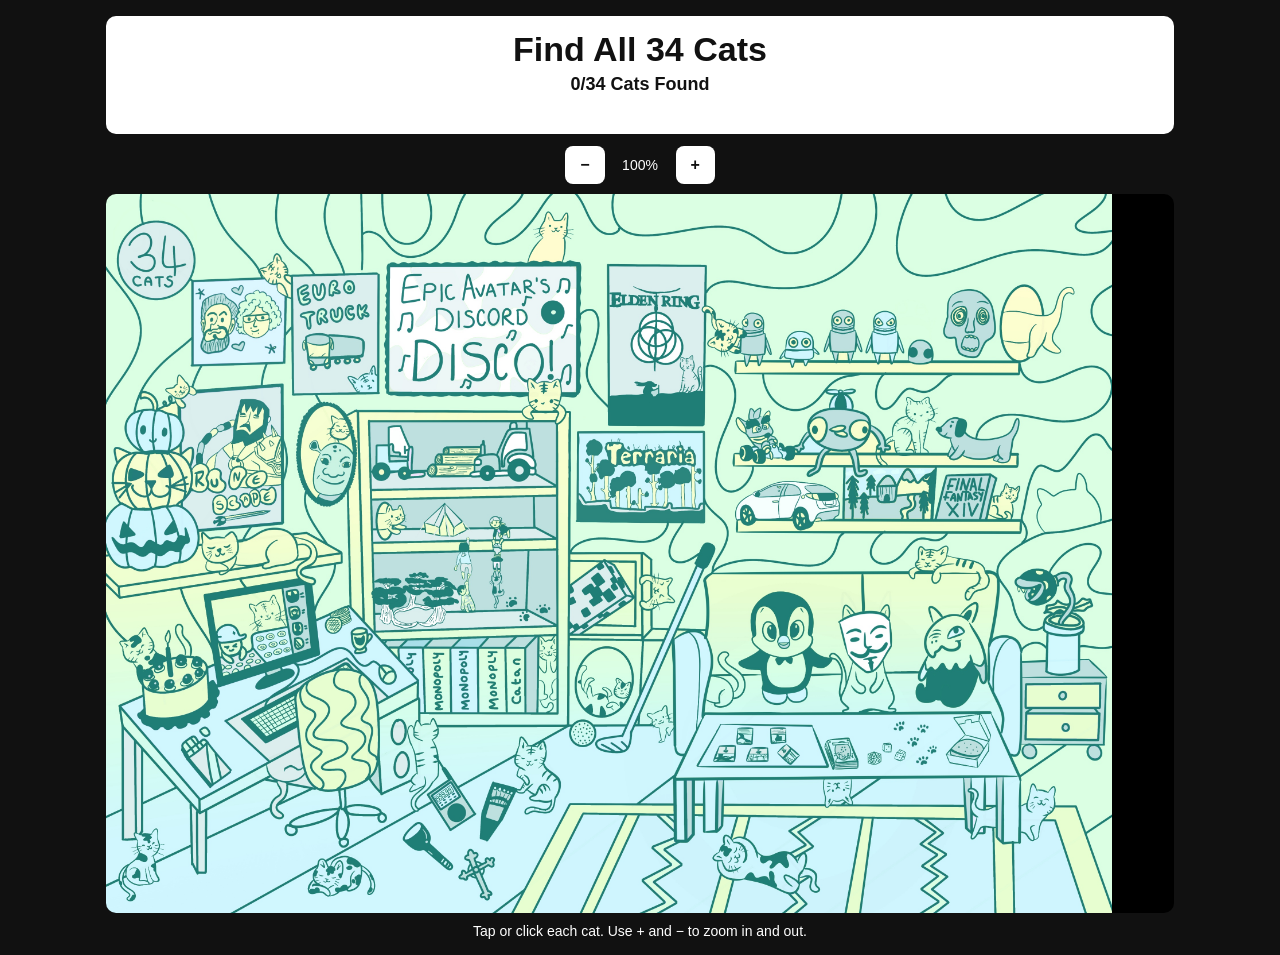
<file: cat-game/index.html>
<!doctype html>
<html lang="en">
<head>
<meta charset="utf-8">
<meta name="viewport" content="width=device-width,initial-scale=1,maximum-scale=5">
<meta name="robots" content="noindex,nofollow,noarchive">
<title>Find All 34 Cats</title>
<style>
:root{--purple:#8b3fd1;--bg:#111}*{box-sizing:border-box}html,body{margin:0;min-height:100%;background:var(--bg);font-family:Arial,Helvetica,sans-serif}body{color:#111;display:flex;justify-content:center}.page{width:min(1100px,100%);padding:16px}header{background:#fff;padding:14px 16px;text-align:center;position:sticky;top:0;z-index:20;border-radius:10px;margin-bottom:12px}h1{font-size:clamp(22px,4vw,34px);margin:0 0 5px;font-weight:800}#counter{font-size:18px;font-weight:700}#message{margin-top:6px;font-weight:800;color:var(--purple);min-height:1.2em}.controls{display:flex;justify-content:center;gap:8px;margin:10px 0}button{border:0;border-radius:8px;padding:10px 15px;font-size:16px;font-weight:700;cursor:pointer;background:#fff;color:#111;touch-action:manipulation}button:active{transform:scale(.98)}#zoomLevel{align-self:center;color:#fff;font-size:14px;min-width:55px;text-align:center}.viewport{width:100%;overflow:auto;max-height:calc(100vh - 170px);background:#000;border-radius:10px;-webkit-overflow-scrolling:touch;overscroll-behavior:contain}.stage{position:relative;width:1006px;height:719px;transform-origin:top left}.stage img.main{position:absolute;inset:0;width:1006px;height:719px;display:block;user-select:none;-webkit-user-drag:none}.hotspot{position:absolute;padding:0;margin:0;border:0;background:transparent;cursor:pointer;z-index:5;outline:none;border-radius:3px}.hotspot.found{pointer-events:none}.hotspot:focus-visible{outline:none}.cat-reveal{position:absolute;left:0;top:0;width:1006px;height:719px;pointer-events:none;z-index:4}.instructions{color:#fff;text-align:center;font-size:14px;margin:10px 0 0}@media (max-width:600px){.page{padding:8px}.controls{margin:8px 0}.viewport{max-height:calc(100vh - 150px)}button{padding:9px 13px}}
</style>
</head>
<body>
<main class="page">
<header><h1>Find All 34 Cats</h1><div id="counter">0/34 Cats Found</div><div id="message" aria-live="polite"></div></header>
<div class="controls" aria-label="Zoom controls"><button type="button" id="zoomOut" aria-label="Zoom out">−</button><span id="zoomLevel">100%</span><button type="button" id="zoomIn" aria-label="Zoom in">+</button></div>
<div class="viewport" id="viewport"><div class="stage" id="stage">
<img class="main" src="cat-background.jpg" width="1006" height="719" alt="Hidden cat puzzle">
<button class="hotspot" data-cat="1" style="left:413px;top:17px;width:46px;height:56px" aria-label="Cat 1"></button><button class="hotspot" data-cat="2" style="left:148px;top:58px;width:38px;height:50px" aria-label="Cat 2"></button><button class="hotspot" data-cat="3" style="left:878px;top:90px;width:77px;height:74px" aria-label="Cat 3"></button><button class="hotspot" data-cat="4" style="left:584px;top:109px;width:49px;height:52px" aria-label="Cat 4"></button><button class="hotspot" data-cat="5" style="left:561px;top:158px;width:30px;height:42px" aria-label="Cat 5"></button><button class="hotspot" data-cat="6" style="left:237px;top:167px;width:34px;height:32px" aria-label="Cat 6"></button><button class="hotspot" data-cat="7" style="left:47px;top:176px;width:36px;height:38px" aria-label="Cat 7"></button><button class="hotspot" data-cat="8" style="left:407px;top:179px;width:50px;height:51px" aria-label="Cat 8"></button><button class="hotspot" data-cat="9" style="left:775px;top:195px;width:53px;height:62px" aria-label="Cat 9"></button><button class="hotspot" data-cat="10" style="left:218px;top:215px;width:29px;height:41px" aria-label="Cat 10"></button><button class="hotspot" data-cat="11" style="left:0;top:245px;width:81px;height:67px" aria-label="Cat 11"></button><button class="hotspot" data-cat="12" style="left:923px;top:272px;width:69px;height:63px" aria-label="Cat 12"></button><button class="hotspot" data-cat="13" style="left:867px;top:279px;width:46px;height:46px" aria-label="Cat 13"></button><button class="hotspot" data-cat="14" style="left:260px;top:303px;width:36px;height:34px" aria-label="Cat 14"></button><button class="hotspot" data-cat="15" style="left:83px;top:325px;width:119px;height:61px" aria-label="Cat 15"></button><button class="hotspot" data-cat="16" style="left:787px;top:342px;width:85px;height:59px" aria-label="Cat 16"></button><button class="hotspot" data-cat="17" style="left:377px;top:368px;width:19px;height:40px" aria-label="Cat 17"></button><button class="hotspot" data-cat="18" style="left:523px;top:371px;width:41px;height:41px" aria-label="Cat 18"></button><button class="hotspot" data-cat="19" style="left:129px;top:390px;width:42px;height:41px" aria-label="Cat 19"></button><button class="hotspot" data-cat="20" style="left:710px;top:400px;width:71px;height:113px" aria-label="Cat 20"></button><button class="hotspot" data-cat="21" style="left:2px;top:422px;width:51px;height:53px" aria-label="Cat 21"></button><button class="hotspot" data-cat="22" style="left:424px;top:431px;width:23px;height:79px" aria-label="Cat 22"></button><button class="hotspot" data-cat="23" style="left:588px;top:445px;width:44px;height:59px" aria-label="Cat 23"></button><button class="hotspot" data-cat="24" style="left:461px;top:458px;width:58px;height:55px" aria-label="Cat 24"></button><button class="hotspot" data-cat="25" style="left:526px;top:493px;width:42px;height:50px" aria-label="Cat 25"></button><button class="hotspot" data-cat="26" style="left:295px;top:512px;width:36px;height:95px" aria-label="Cat 26"></button><button class="hotspot" data-cat="27" style="left:407px;top:535px;width:38px;height:67px" aria-label="Cat 27"></button><button class="hotspot" data-cat="28" style="left:145px;top:537px;width:44px;height:75px" aria-label="Cat 28"></button><button class="hotspot" data-cat="29" style="left:691px;top:558px;width:58px;height:58px" aria-label="Cat 29"></button><button class="hotspot" data-cat="30" style="left:833px;top:579px;width:150px;height:60px" aria-label="Cat 30"></button><button class="hotspot" data-cat="32" style="left:12px;top:618px;width:44px;height:75px" aria-label="Cat 32"></button><button class="hotspot" data-cat="33" style="left:595px;top:624px;width:110px;height:62px" aria-label="Cat 33"></button><button class="hotspot" data-cat="34" style="left:187px;top:654px;width:71px;height:44px" aria-label="Cat 34"></button><button class="hotspot" data-cat="31" style="left:240px;top:415px;width:42px;height:50px" aria-label="Cat 31"></button>
</div></div>
<p class="instructions">Tap or click each cat. Use + and − to zoom in and out.</p>
<audio id="meow" preload="auto"><source src="cat-meow.mp3" type="audio/mpeg"></audio>
</main>
<script>
(()=>{
const TOTAL=34,hotspots=[...document.querySelectorAll('.hotspot')],counter=document.getElementById('counter'),message=document.getElementById('message'),meow=document.getElementById('meow'),stage=document.getElementById('stage'),zoomLevel=document.getElementById('zoomLevel');
let found=0,zoom=1;
const maskFiles=['cat above disco sign.png','cat behind cake.png','cat behind square on shelf on right.png','cat behind the sofa next to golf club.png','cat climbing up desk.png','cat coming out of circle on bookcase next to tent.png','cat hanging near pawprints on bookshelf.png','cat hiding in sofa arm next to penguin.png','cat hiding on computer chair.png','cat in computer screen.png','cat in elden ring photo.png','cat in mask.png','cat in shrek photo.png','cat in truck photo at the bottom of the photo.png','cat laying on back of sofa.png','cat laying on rug on the floor.png','cat laying on shelf above pc screen.png','cat licking paw.png','cat near creeper.png','cat near to picture of people.png','cat next to catan board game.png','cat next to dacshund.png','cat next to repo character.png','cat on bookcase near disco sign.png','cat on picture corner above pumpkins.png','cat sitting on floor bottom left.png','cat sleeping on floor near torch.png','cat top right.png','cat with just head sticking out from under table.png','laying in circle cat.png','mug cat test.png','pumpkin cat.png','table leg cat.png','wall head cat.png'];
const masks=maskFiles.map(name=>({name,loaded:false,ctx:null}));
const remaining=new Set(masks.map((_,i)=>i));
function path(name){return './'+name.split('/').map(encodeURIComponent).join('/')}
function loadMask(mask){return new Promise(resolve=>{const img=new Image();img.onload=()=>{const canvas=document.createElement('canvas');canvas.width=1006;canvas.height=719;const ctx=canvas.getContext('2d',{willReadFrequently:true});ctx.drawImage(img,0,0,1006,719);mask.ctx=ctx;mask.loaded=true;resolve()};img.onerror=()=>resolve();img.src=path(mask.name)})}
const masksReady=Promise.all(masks.map(loadMask));
function purplePixel(r,g,b,a){if(a<20)return false;return b>150&&g<190&&b>r*1.05&&b>g*1.15}
function scoreMask(mask,x,y,w,h){if(!mask.loaded)return 0;const sx=Math.max(0,Math.floor(x)),sy=Math.max(0,Math.floor(y)),ex=Math.min(1006,Math.ceil(x+w)),ey=Math.min(719,Math.ceil(y+h));if(ex<=sx||ey<=sy)return 0;const d=mask.ctx.getImageData(sx,sy,ex-sx,ey-sy).data;let score=0;for(let i=0;i<d.length;i+=4)if(purplePixel(d[i],d[i+1],d[i+2],d[i+3]))score++;return score}
function chooseMask(button){const x=parseFloat(button.style.left),y=parseFloat(button.style.top),w=parseFloat(button.style.width),h=parseFloat(button.style.height);let best=-1,bestScore=0;for(const i of remaining){const s=scoreMask(masks[i],x,y,w,h);if(s>bestScore){bestScore=s;best=i}}return best}
function showMask(mask){const img=document.createElement('img');img.className='cat-reveal';img.src=path(mask.name);img.width=1006;img.height=719;img.alt='';stage.appendChild(img)}
async function revealCat(button){if(button.classList.contains('found'))return;await masksReady;const maskIndex=chooseMask(button);if(maskIndex<0)return;remaining.delete(maskIndex);button.classList.add('found');found++;counter.textContent=`${found}/${TOTAL} Cats Found`;showMask(masks[maskIndex]);try{meow.currentTime=0;const p=meow.play();if(p)p.catch(()=>{})}catch(_){}if(found===TOTAL)message.textContent='You found all 34 cats!'}
hotspots.forEach(h=>h.addEventListener('click',()=>revealCat(h)));
function setZoom(next){zoom=Math.max(.5,Math.min(3,next));stage.style.transform=`scale(${zoom})`;stage.style.marginRight=`${1006*(zoom-1)}px`;stage.style.marginBottom=`${719*(zoom-1)}px`;zoomLevel.textContent=`${Math.round(zoom*100)}%`}
document.getElementById('zoomIn').addEventListener('click',()=>setZoom(zoom+.25));document.getElementById('zoomOut').addEventListener('click',()=>setZoom(zoom-.25));
})();
</script>
</body>
</html>
</file>
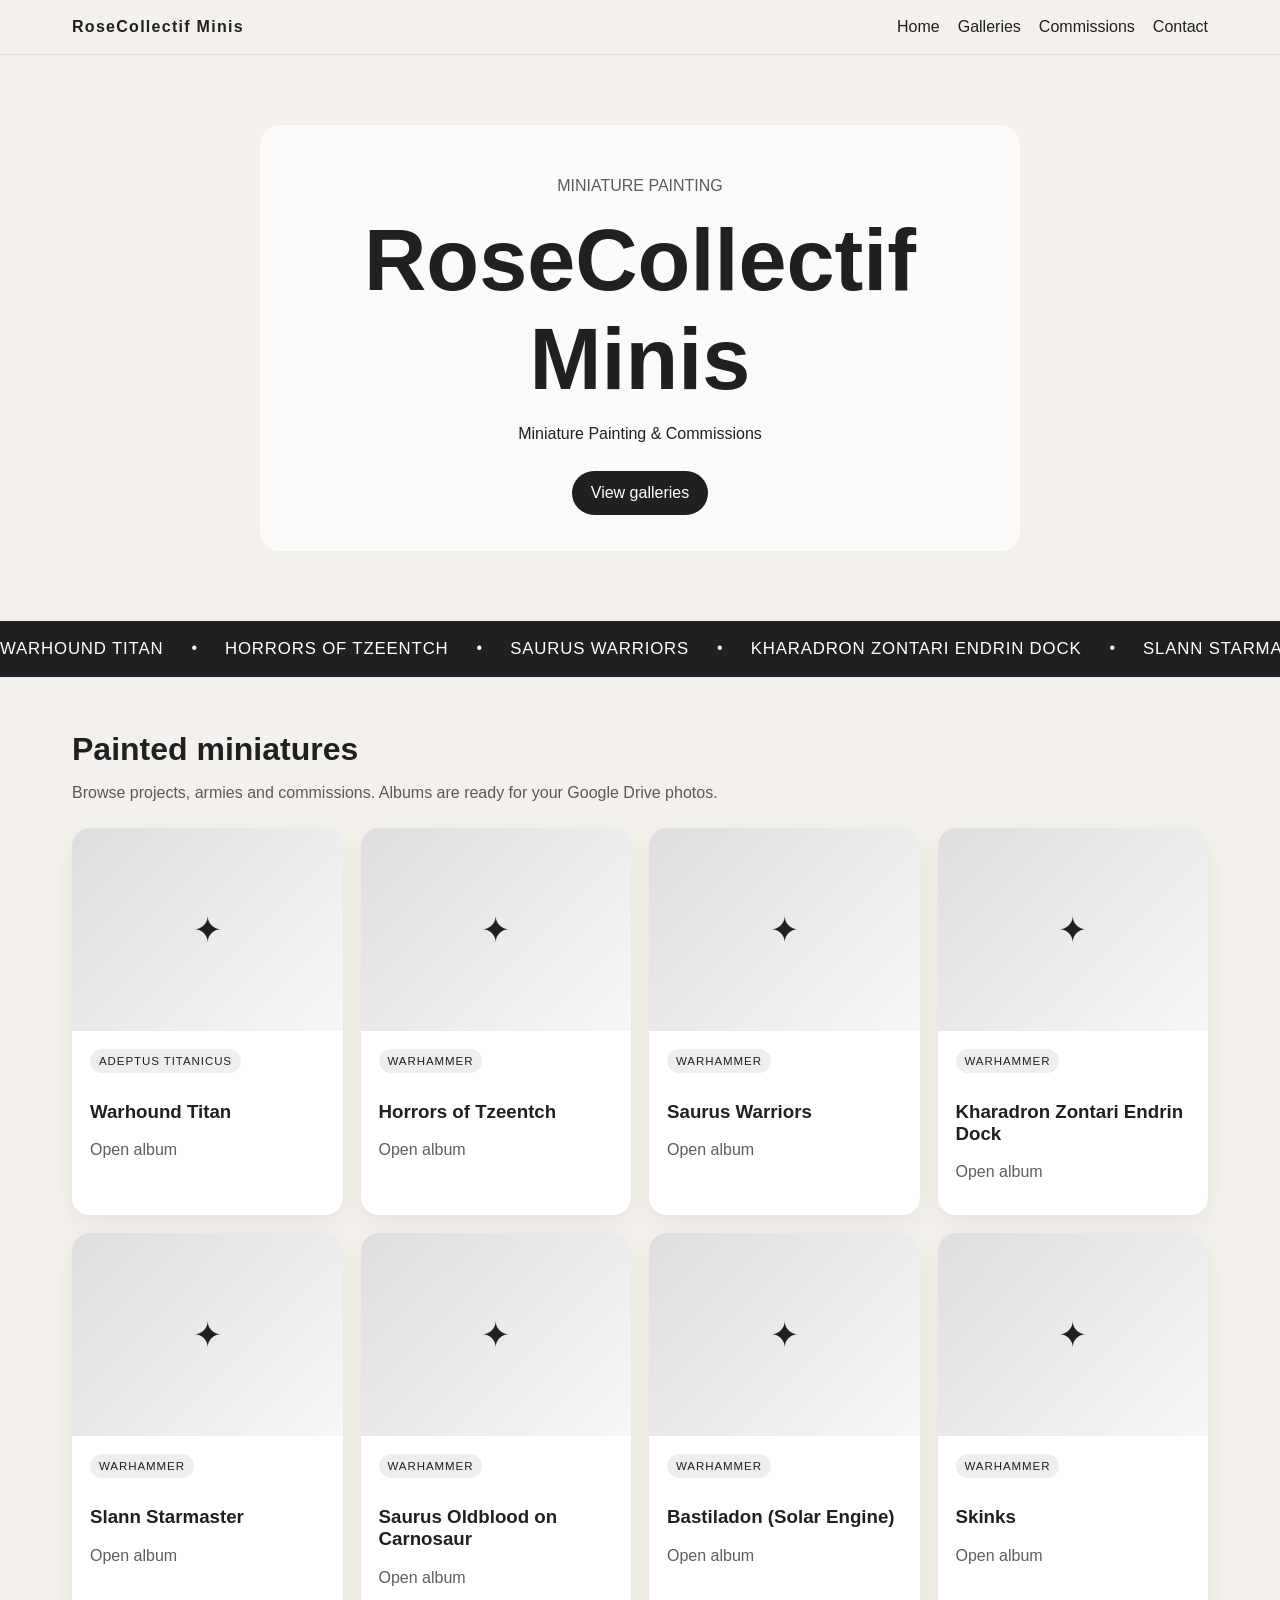
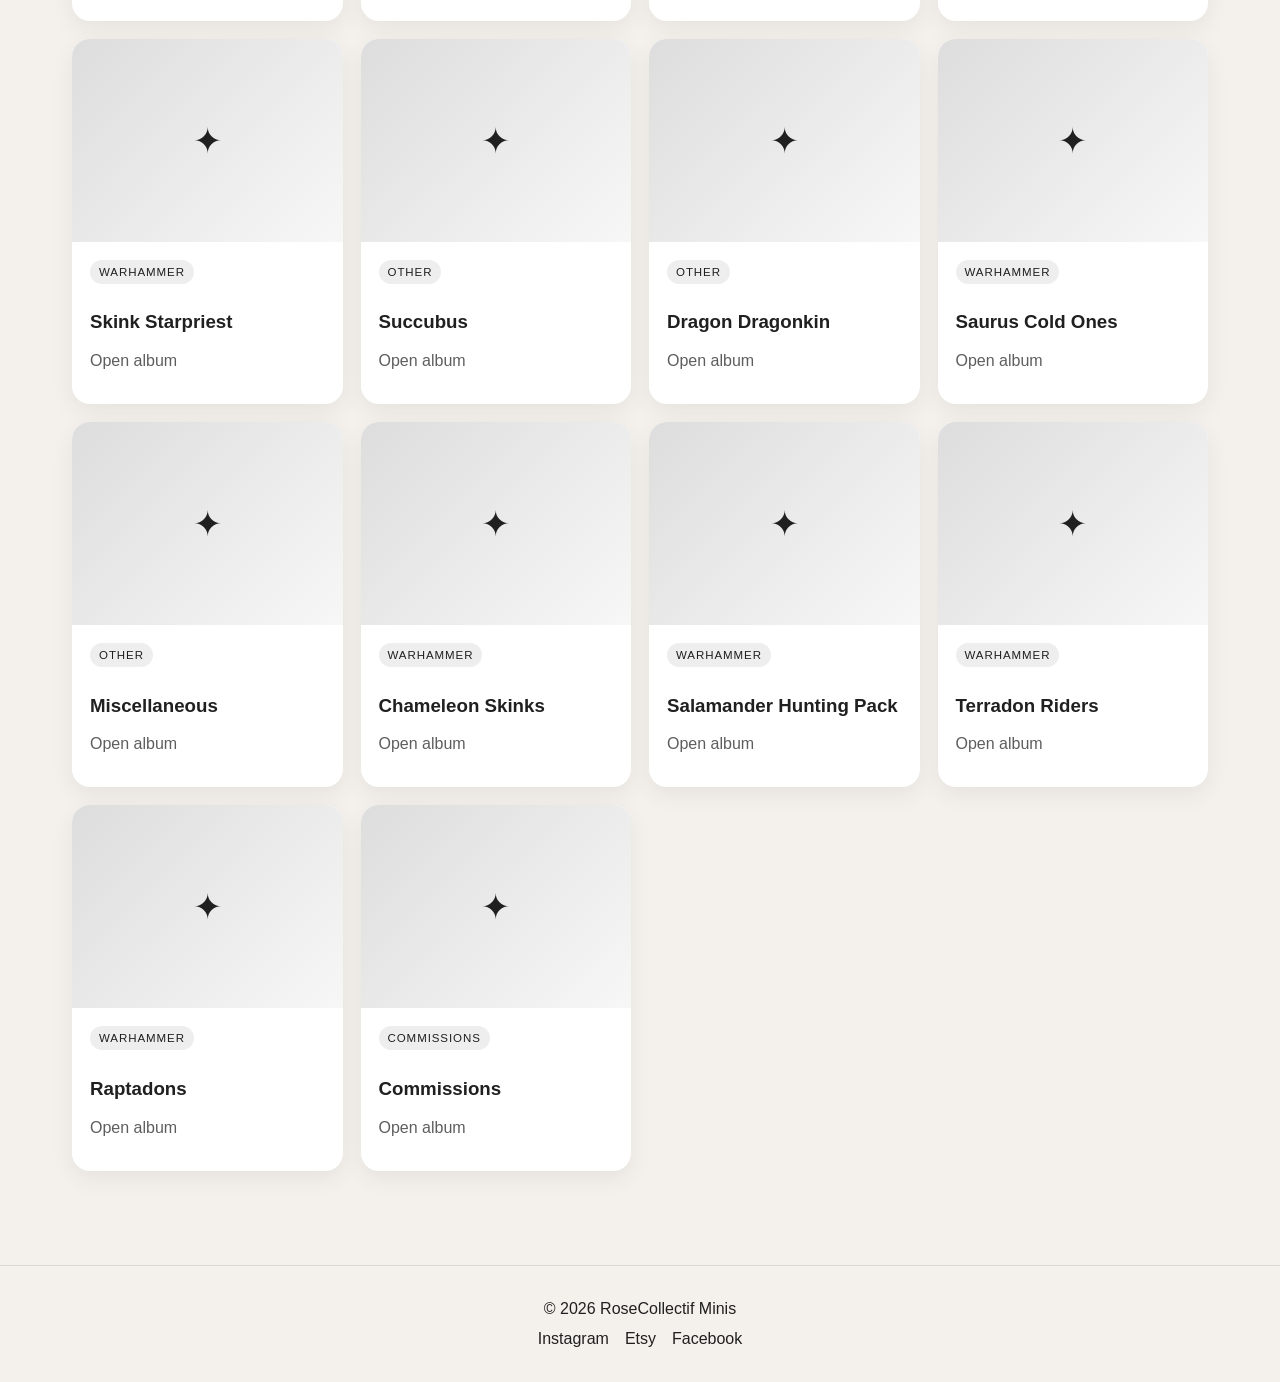
<file: rosecollectif-minis-site/index.html>
<!doctype html><html><head><meta charset="utf-8"><meta name="viewport" content="width=device-width,initial-scale=1"><title>RoseCollectif Minis</title><link rel="stylesheet" href="assets/style.css"></head><body><header><nav><a class="brand" href="index.html" data-site-name></a><div class="navlinks"><a href="index.html">Home</a><a href="galleries.html">Galleries</a><a href="commissions.html">Commissions</a><a href="contact.html">Contact</a></div></nav></header><section class="hero" id="hero"><div class="hero-inner"><p class="muted">MINIATURE PAINTING</p><h1 data-site-name></h1><p id="tagline">Miniature Painting & Commissions</p><a class="button" href="galleries.html">View galleries</a></div></section><div class="ticker"><div id="ticker"></div></div><main class="wrap"><h2 class="section-title">Painted miniatures</h2><p class="muted">Browse projects, armies and commissions. Albums are ready for your Google Drive photos.</p><div id="album-grid" class="grid"></div></main><footer>© 2026 <span data-site-name></span><div class="socials"><a data-social="instagram" target="_blank">Instagram</a><a data-social="etsy" target="_blank">Etsy</a><a data-social="facebook" target="_blank">Facebook</a></div></footer><script src="site-data.js"></script><script src="assets/site.js"></script><script>document.addEventListener('DOMContentLoaded',()=>{if(SITE_DATA.appearance.heroImage)document.querySelector('#hero').style.backgroundImage=`url('${SITE_DATA.appearance.heroImage}')`})</script></body></html>
</file>
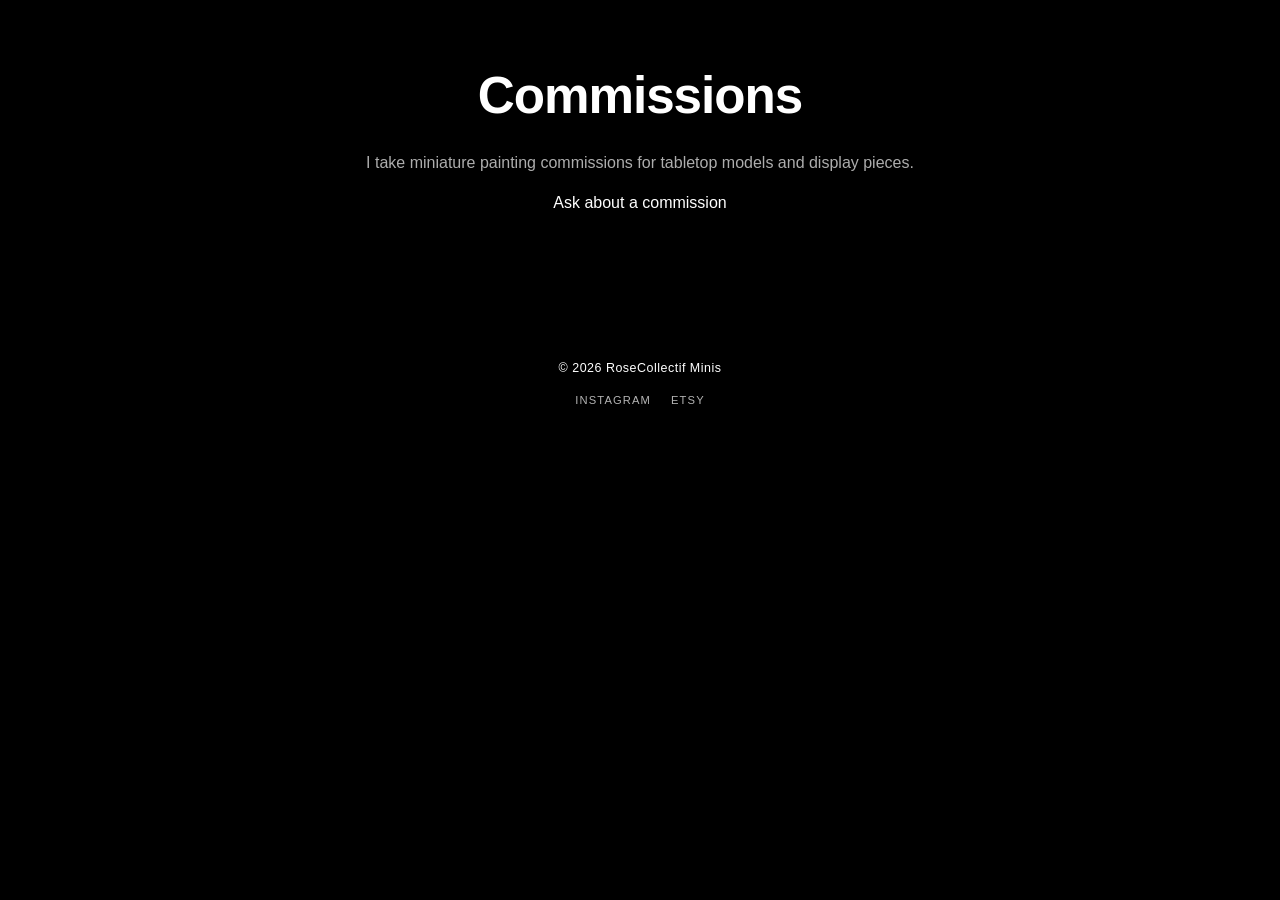
<file: commissions.html>
<!doctype html>
<html><head><meta charset="utf-8"><meta name="viewport" content="width=device-width,initial-scale=1"><title>Commissions | RoseCollectif Minis</title><link rel="stylesheet" href="assets/style.css?v=15"></head>
<body><header><nav><a class="brand" href="index.html" data-site-name></a><div class="navlinks"><a href="index.html">Home</a><a href="galleries.html">Galleries</a><a href="commissions.html">Commissions</a><a href="contact.html">Contact</a></div></nav></header>
<main class="wrap"><div class="section-heading"><h1 class="section-title">Commissions</h1><p class="muted">I take miniature painting commissions for tabletop models and display pieces.</p><a class="button" href="contact.html">Ask about a commission</a></div></main>
<footer>© 2026 <span data-site-name></span><div class="socials"><a data-social="instagram" target="_blank" rel="noopener">Instagram</a><a data-social="etsy" target="_blank" rel="noopener">Etsy</a></div></footer><script src="site-data.js?v=15"></script><script src="assets/site.js?v=15"></script></body></html>
</file>
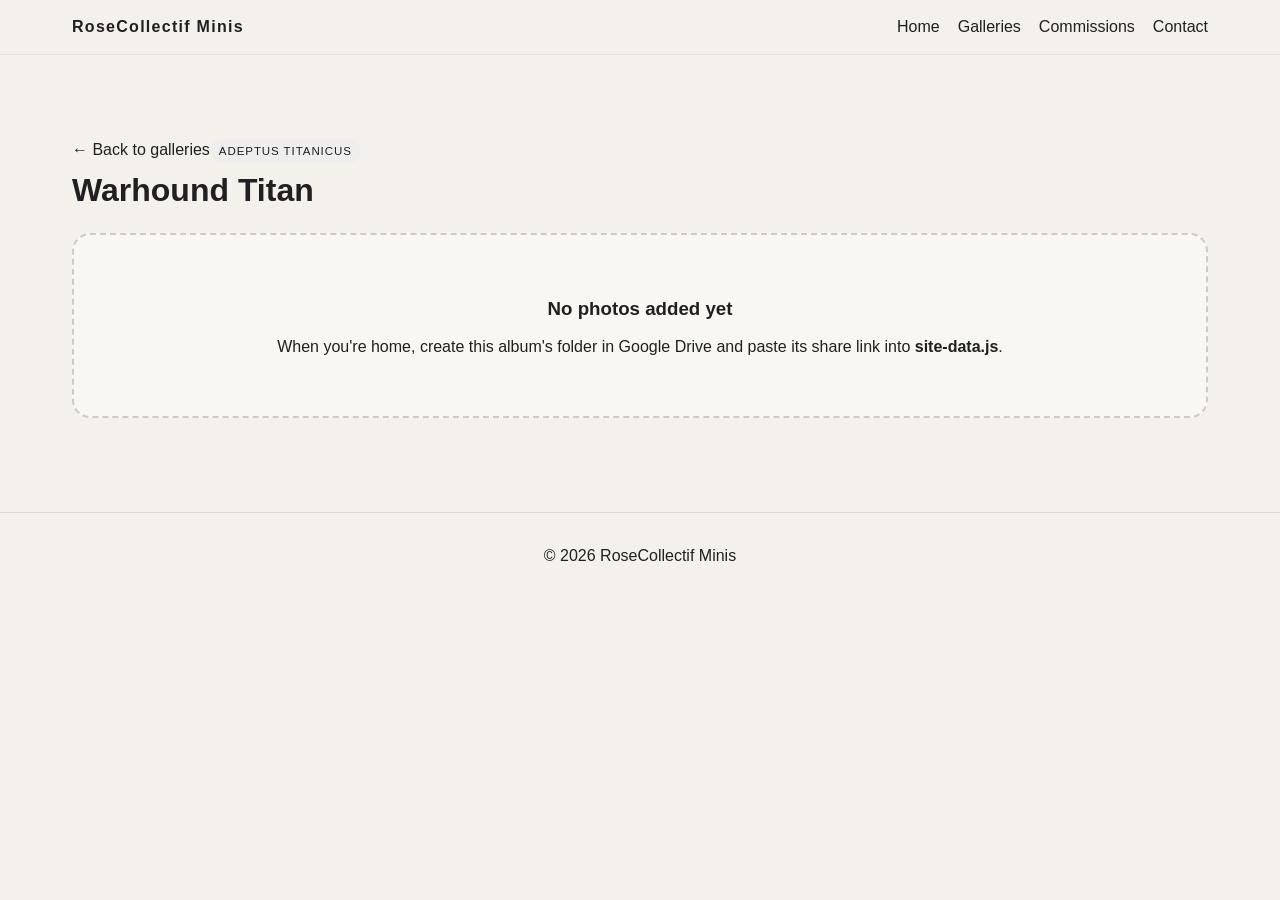
<file: rosecollectif-minis-site/album.html>
<!doctype html><html><head><meta charset="utf-8"><meta name="viewport" content="width=device-width,initial-scale=1"><title>Album | RoseCollectif Minis</title><link rel="stylesheet" href="assets/style.css"></head><body><header><nav><a class="brand" href="index.html" data-site-name></a><div class="navlinks"><a href="index.html">Home</a><a href="galleries.html">Galleries</a><a href="commissions.html">Commissions</a><a href="contact.html">Contact</a></div></nav></header><main class="wrap"><a href="galleries.html">← Back to galleries</a><p class="badge" id="album-category" style="margin-top:30px"></p><h1 class="section-title" id="album-title"></h1><div id="album-view" style="margin-top:24px"></div></main><footer>© 2026 <span data-site-name></span></footer><script src="site-data.js"></script><script src="assets/site.js"></script></body></html>
</file>
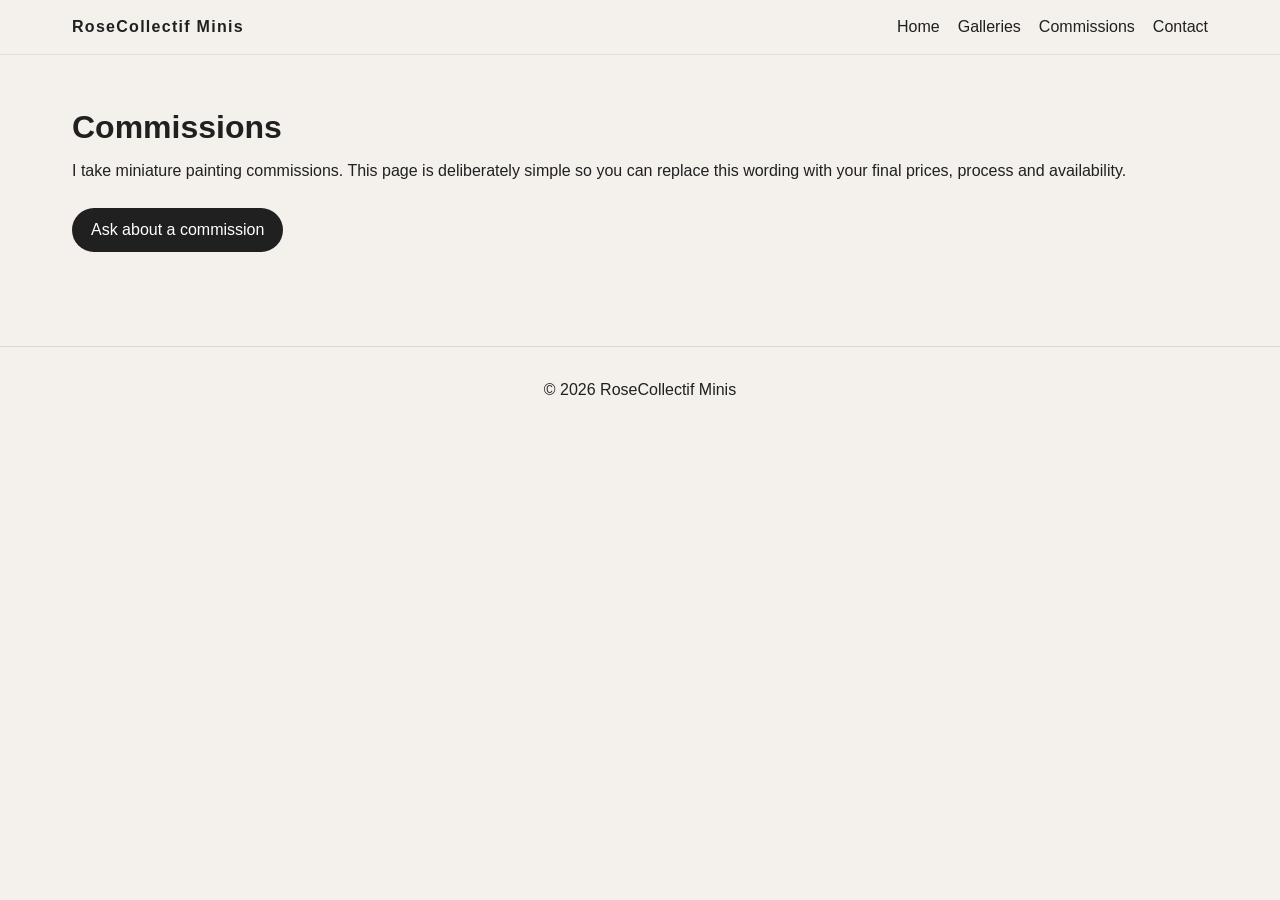
<file: rosecollectif-minis-site/commissions.html>
<!doctype html><html><head><meta charset="utf-8"><meta name="viewport" content="width=device-width,initial-scale=1"><title>Commissions | RoseCollectif Minis</title><link rel="stylesheet" href="assets/style.css"></head><body><header><nav><a class="brand" href="index.html" data-site-name></a><div class="navlinks"><a href="index.html">Home</a><a href="galleries.html">Galleries</a><a href="commissions.html">Commissions</a><a href="contact.html">Contact</a></div></nav></header><main class="wrap"><h1 class="section-title">Commissions</h1><p>I take miniature painting commissions. This page is deliberately simple so you can replace this wording with your final prices, process and availability.</p><a class="button" href="contact.html">Ask about a commission</a></main><footer>© 2026 <span data-site-name></span></footer><script src="site-data.js"></script><script src="assets/site.js"></script></body></html>
</file>
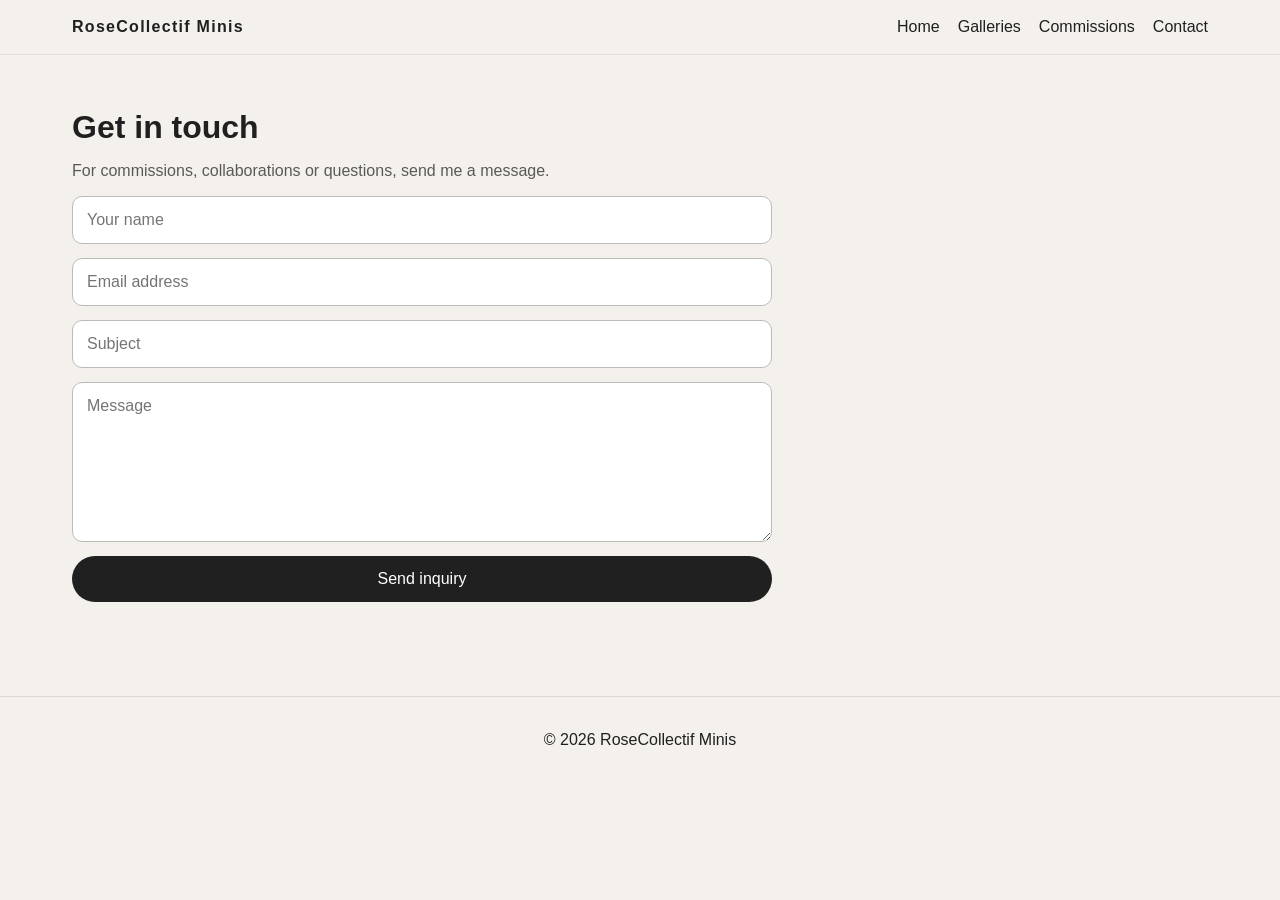
<file: rosecollectif-minis-site/contact.html>
<!doctype html><html><head><meta charset="utf-8"><meta name="viewport" content="width=device-width,initial-scale=1"><title>Contact | RoseCollectif Minis</title><link rel="stylesheet" href="assets/style.css"></head><body><header><nav><a class="brand" href="index.html" data-site-name></a><div class="navlinks"><a href="index.html">Home</a><a href="galleries.html">Galleries</a><a href="commissions.html">Commissions</a><a href="contact.html">Contact</a></div></nav></header><main class="wrap"><h1 class="section-title">Get in touch</h1><p class="muted">For commissions, collaborations or questions, send me a message.</p><form id="contact-form" method="POST"><input name="name" placeholder="Your name" required><input name="email" type="email" placeholder="Email address" required><input name="subject" placeholder="Subject" required><textarea name="message" placeholder="Message" required></textarea><button type="submit">Send inquiry</button></form></main><footer>© 2026 <span data-site-name></span></footer><script src="site-data.js"></script><script src="assets/site.js"></script></body></html>
</file>
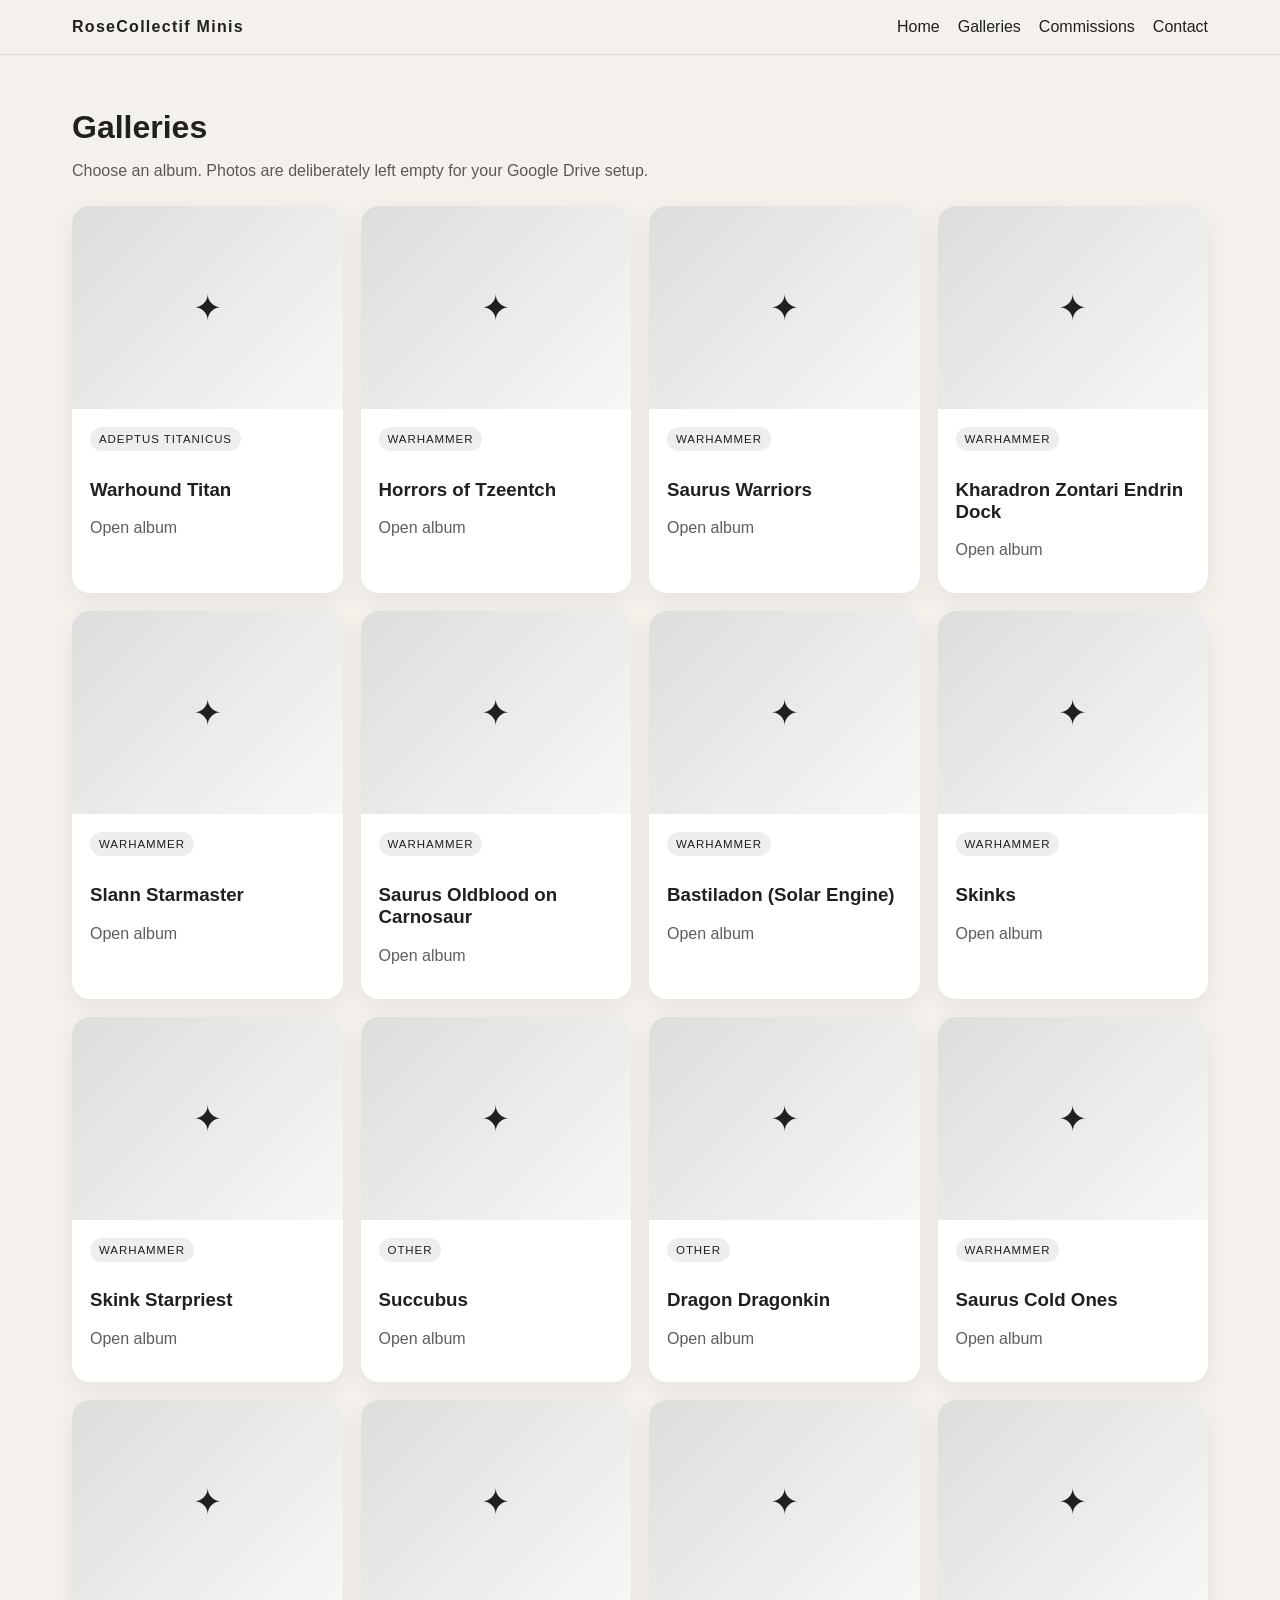
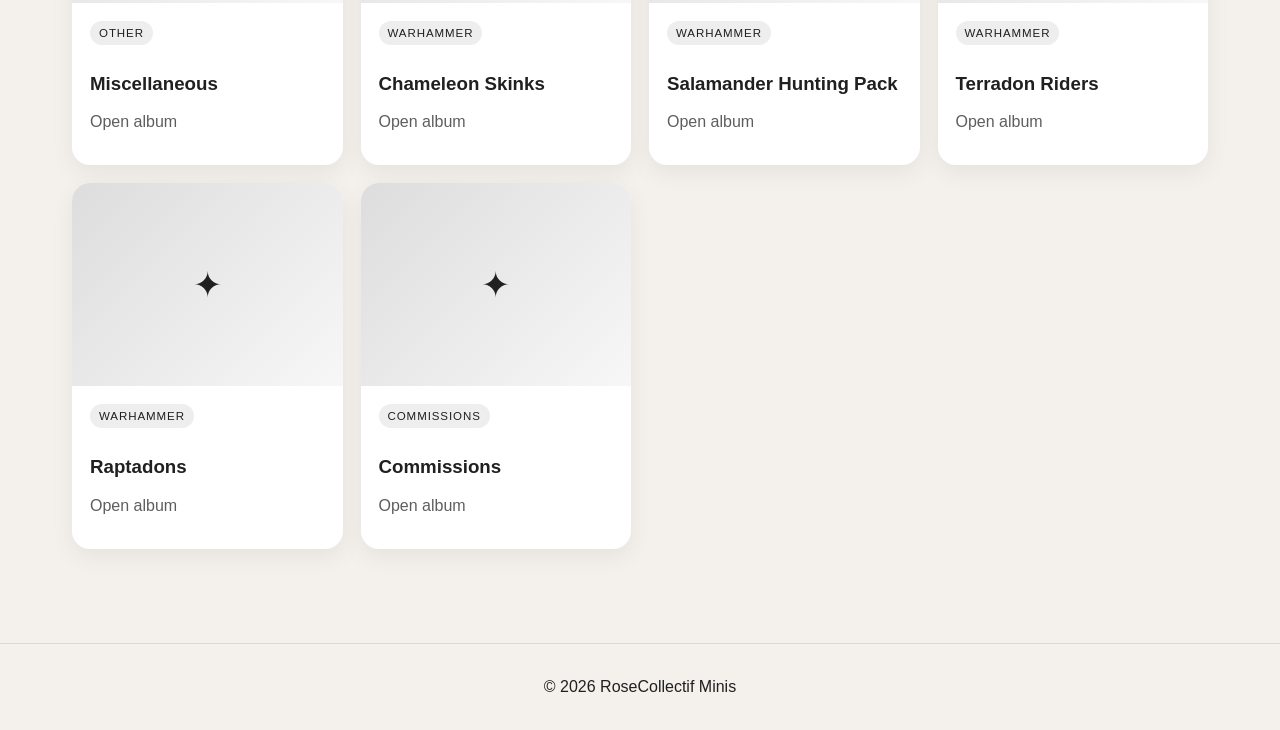
<file: rosecollectif-minis-site/galleries.html>
<!doctype html><html><head><meta charset="utf-8"><meta name="viewport" content="width=device-width,initial-scale=1"><title>Galleries | RoseCollectif Minis</title><link rel="stylesheet" href="assets/style.css"></head><body><header><nav><a class="brand" href="index.html" data-site-name></a><div class="navlinks"><a href="index.html">Home</a><a href="galleries.html">Galleries</a><a href="commissions.html">Commissions</a><a href="contact.html">Contact</a></div></nav></header><main class="wrap"><h1 class="section-title">Galleries</h1><p class="muted">Choose an album. Photos are deliberately left empty for your Google Drive setup.</p><div id="album-grid" class="grid"></div></main><footer>© 2026 <span data-site-name></span></footer><script src="site-data.js"></script><script src="assets/site.js"></script></body></html>
</file>
<file: rosecollectif-minis-site/assets/style.css>
:root{--bg:#f4f1ec;--text:#202020;--accent:#8d6f5a;--card:#fff}*{box-sizing:border-box}body{margin:0;font-family:Arial,Helvetica,sans-serif;background:var(--bg);color:var(--text)}a{color:inherit;text-decoration:none}header{position:sticky;top:0;z-index:20;background:rgba(244,241,236,.94);backdrop-filter:blur(8px);border-bottom:1px solid rgba(0,0,0,.08)}nav{max-width:1180px;margin:auto;padding:18px 22px;display:flex;align-items:center;justify-content:space-between;gap:20px}.brand{font-weight:800;letter-spacing:.08em}.navlinks{display:flex;gap:18px;flex-wrap:wrap}.hero{min-height:56vh;display:grid;place-items:center;text-align:center;padding:70px 20px;background-size:cover;background-position:center}.hero-inner{max-width:760px;background:rgba(255,255,255,.74);padding:36px;border-radius:20px}.hero h1{font-size:clamp(2.5rem,7vw,5.4rem);margin:0 0 10px}.button{display:inline-block;background:var(--text);color:white;padding:13px 19px;border-radius:999px;margin-top:12px}.wrap{max-width:1180px;margin:auto;padding:54px 22px}.section-title{font-size:2rem;margin:0 0 8px}.muted{opacity:.72}.ticker{overflow:hidden;padding:18px 0;background:var(--text);color:white}.ticker-track{display:flex;gap:28px;white-space:nowrap;width:max-content;animation:scroll 28s linear infinite}.ticker-item{font-size:1.05rem;letter-spacing:.05em;text-transform:uppercase}@keyframes scroll{to{transform:translateX(-50%)}}.grid{display:grid;grid-template-columns:repeat(auto-fit,minmax(230px,1fr));gap:18px;margin-top:26px}.card{background:var(--card);border-radius:18px;overflow:hidden;box-shadow:0 8px 24px rgba(0,0,0,.06);transition:.2s transform}.card:hover{transform:translateY(-4px)}.thumb{aspect-ratio:4/3;background:linear-gradient(135deg,#ddd,#f7f7f7);display:grid;place-items:center;font-size:2.2rem}.card-body{padding:18px}.badge{display:inline-block;font-size:.72rem;text-transform:uppercase;letter-spacing:.08em;background:#eee;padding:6px 9px;border-radius:999px;margin-bottom:9px}.album-empty{border:2px dashed rgba(0,0,0,.18);border-radius:18px;padding:44px;text-align:center;background:rgba(255,255,255,.45)}form{display:grid;gap:14px;max-width:700px}input,textarea{width:100%;padding:14px;border:1px solid #bbb;border-radius:10px;font:inherit;background:white}textarea{min-height:160px}button{border:0;background:var(--text);color:white;padding:14px 18px;border-radius:999px;font:inherit;cursor:pointer}footer{padding:34px 22px;text-align:center;border-top:1px solid rgba(0,0,0,.1);margin-top:40px}.socials{display:flex;justify-content:center;gap:16px;margin-top:12px}@media(max-width:650px){nav{align-items:flex-start;flex-direction:column}.hero{min-height:46vh}.hero-inner{padding:26px}.navlinks{font-size:.92rem}.wrap{padding-top:38px}}
</file>
<file: assets/style.css>
:root{
  --bg:#000000;
  --text:#ffffff;
  --accent:#9a4f43;
  --accent-dark:#7d3e35;
  --card:#111111;
  --line:rgba(36,36,36,.13);
}
*{box-sizing:border-box}
html{scroll-behavior:smooth}
body{margin:0;font-family:Helvetica,Arial,sans-serif;background:#000;color:#fff;line-height:1.5;background-size:cover;background-position:center center;background-attachment:fixed;background-repeat:no-repeat}
a{color:inherit;text-decoration:none}
.main-menu{max-width:1264px;margin:0 auto;padding:14px 22px;display:flex;justify-content:center;align-items:center;background:#000;gap:28px}
.brand{display:none}
.navlinks{display:flex;justify-content:center;gap:24px;align-items:center}
.navlinks a{font-size:.76rem;letter-spacing:.11em;text-transform:uppercase;position:relative;padding:4px 0}
.navlinks a:after{content:"";position:absolute;left:0;right:100%;bottom:0;height:1px;background:var(--accent);transition:.2s}
.navlinks a:hover:after{right:0}
.wix-banner{width:100%;overflow:hidden;background:#000}
.wix-banner img{display:block;width:100%;height:auto;max-height:none}
.main-menu{width:100%}
.commission-note{text-align:center;padding:10px 20px 12px;font-size:.72rem;letter-spacing:.04em;opacity:.78;background:#000}
.commission-note a{text-decoration:underline;text-decoration-color:var(--accent);text-underline-offset:3px}
.commission-note a:hover{opacity:1}
.featured-wrap{width:100%;max-width:1600px;margin:0 auto;padding:0}
.wix-heading{margin-bottom:18px}
.section-heading{text-align:center;max-width:760px;margin:0 auto 34px}
.section-title{font-family:Helvetica,Arial,sans-serif;font-weight:700;font-size:clamp(2rem,4vw,3.2rem);letter-spacing:-.02em;margin:0 0 8px}
.muted{opacity:.68}
.featured-slider{position:relative;width:100%;aspect-ratio:1264/340;overflow:hidden;background:transparent}
.featured-track{display:flex;width:100%;height:100%;transition:transform .65s ease}
.featured-slide{flex:0 0 100%;height:100%;position:relative}
.featured-slide img{display:block;width:100%;height:100%;object-fit:cover}
.featured-caption{position:absolute;left:22px;bottom:18px;background:rgba(0,0,0,.62);color:#fff;padding:8px 13px;font-size:.72rem;letter-spacing:.12em;text-transform:uppercase}
.featured-arrow{position:absolute;top:50%;transform:translateY(-50%);width:42px;height:42px;border:0;border-radius:50%;background:rgba(255,255,255,.86);color:#222;font-size:24px;cursor:pointer;z-index:3;padding:0}
.featured-arrow:hover{background:#111}
.featured-arrow.prev{left:14px}
.featured-arrow.next{right:14px}
.featured-dots{position:absolute;left:50%;bottom:12px;transform:translateX(-50%);display:flex;gap:7px;z-index:3}
.featured-dot{width:8px;height:8px;border-radius:50%;border:1px solid #fff;background:rgba(255,255,255,.45);padding:0;cursor:pointer}
.featured-dot.active{background:#fff}
.featured-empty{height:100%;display:grid;place-items:center;text-align:center;padding:30px;color:#fff}
.featured-empty strong{display:block;font-family:Helvetica,Arial,sans-serif;font-weight:700;font-size:1.35rem;margin-bottom:5px}
.wrap{max-width:1264px;margin:auto;padding:58px 22px}
.wix-gallery-section{padding-top:38px}
.grid{display:grid;grid-template-columns:repeat(4,minmax(0,1fr));gap:18px;margin-top:22px}
.card{display:block;background:transparent;overflow:hidden;border:0;transition:transform .2s;cursor:pointer}
.card:hover{transform:translateY(-3px)}
.thumb{aspect-ratio:1/1;background:transparent;display:grid;place-items:center;overflow:hidden;position:relative}
.thumb img{display:block;width:100%;height:100%;object-fit:cover}
.thumb-placeholder{opacity:.28;font-family:Helvetica,Arial,sans-serif;font-size:2rem;color:#fff}
.card-body{padding:12px 0 22px}
.card-body h3{font-family:Helvetica,Arial,sans-serif;font-weight:700;font-size:1.05rem;line-height:1.2;margin:0;color:#fff}
.card-body:after{content:"View gallery  →";display:block;margin-top:7px;font-size:.64rem;letter-spacing:.1em;text-transform:uppercase;color:#fff;opacity:.52}
.media-grid{display:grid;grid-template-columns:repeat(3,minmax(0,1fr));gap:15px}
.media-card{display:block;background:transparent;overflow:hidden;border:0}
.media-card img{display:block;width:100%;aspect-ratio:4/3;object-fit:cover}
.video-placeholder{aspect-ratio:4/3;display:grid;place-items:center;background:transparent;font-family:Helvetica,Arial,sans-serif;font-weight:700;font-size:1.1rem;border:0}
.album-empty{padding:45px;text-align:center;background:transparent;border:0}
.album-empty h3{font-family:Helvetica,Arial,sans-serif;font-weight:700;font-size:1.5rem}
.page-top{padding-bottom:20px}
.back-link{font-size:.72rem;letter-spacing:.11em;text-transform:uppercase;opacity:.65}
.back-link:hover{opacity:1}
header{display:none}
footer{background:transparent!important;padding:42px 22px;text-align:center;border-top:0;margin-top:10px;font-size:.78rem;letter-spacing:.04em}
.socials{display:flex;justify-content:center;gap:20px;margin-top:14px}
.socials a{font-size:.7rem;letter-spacing:.1em;text-transform:uppercase;opacity:.7}
form{display:grid;gap:14px;max-width:700px;margin:30px auto}
input,textarea{width:100%;padding:14px;border:1px solid #555;border-radius:2px;font:inherit;background:#111;color:#fff}
textarea{min-height:170px}
button{border:0;background:#222;color:#fff;padding:13px 22px;border-radius:2px;font:inherit;cursor:pointer;letter-spacing:.1em;text-transform:uppercase;font-size:.74rem}
@media(max-width:950px){.grid{grid-template-columns:repeat(3,minmax(0,1fr))}.media-grid{grid-template-columns:repeat(2,minmax(0,1fr))}}
@media(max-width:650px){
.main-menu{padding:13px 16px;flex-wrap:wrap}
 .navlinks{gap:15px;flex-wrap:wrap}
 .navlinks{gap:15px;flex-wrap:wrap}
 .featured-wrap{padding:0;max-width:100%}
 .featured-slider{aspect-ratio:16/7}
 .featured-arrow{width:34px;height:34px;font-size:19px}
 .grid{grid-template-columns:repeat(2,minmax(0,1fr));gap:11px}
 .media-grid{grid-template-columns:1fr}
 .wrap{padding:42px 16px}
 .card-body{padding:11px}
 .card-body h3{font-size:.95rem}
 .card-body:after{font-size:.55rem}
}

/* On-site photo viewer */
.media-card{border:0;padding:0;text-align:left;cursor:pointer;font:inherit;color:inherit}
.rose-lightbox{position:fixed;inset:0;z-index:9999;background:rgba(0,0,0,.96);display:none;align-items:center;justify-content:center;padding:50px 70px}
.rose-lightbox.open{display:flex}
.rose-lightbox-content{max-width:92vw;max-height:90vh;display:flex;align-items:center;justify-content:center}
.rose-lightbox-content img,.rose-lightbox-content video{display:block;max-width:92vw;max-height:90vh;width:auto;height:auto;object-fit:contain}
.rose-lightbox-close,.rose-lightbox-prev,.rose-lightbox-next{position:absolute;z-index:2;border:0;background:rgba(255,255,255,.9);color:#111;width:42px;height:42px;border-radius:50%;padding:0;font-size:28px;line-height:42px;text-align:center}
.rose-lightbox-close{top:18px;right:18px;font-size:30px}
.rose-lightbox-prev{left:18px;top:50%;transform:translateY(-50%)}
.rose-lightbox-next{right:18px;top:50%;transform:translateY(-50%)}
.rose-lightbox-close:hover,.rose-lightbox-prev:hover,.rose-lightbox-next:hover{background:#fff}
@media(max-width:650px){
 .rose-lightbox{padding:45px 45px}
 .rose-lightbox-content img,.rose-lightbox-content video{max-width:100%;max-height:82vh}
 .rose-lightbox-prev{left:7px}
 .rose-lightbox-next{right:7px}
 .rose-lightbox-close{top:8px;right:8px}
}
</file>
